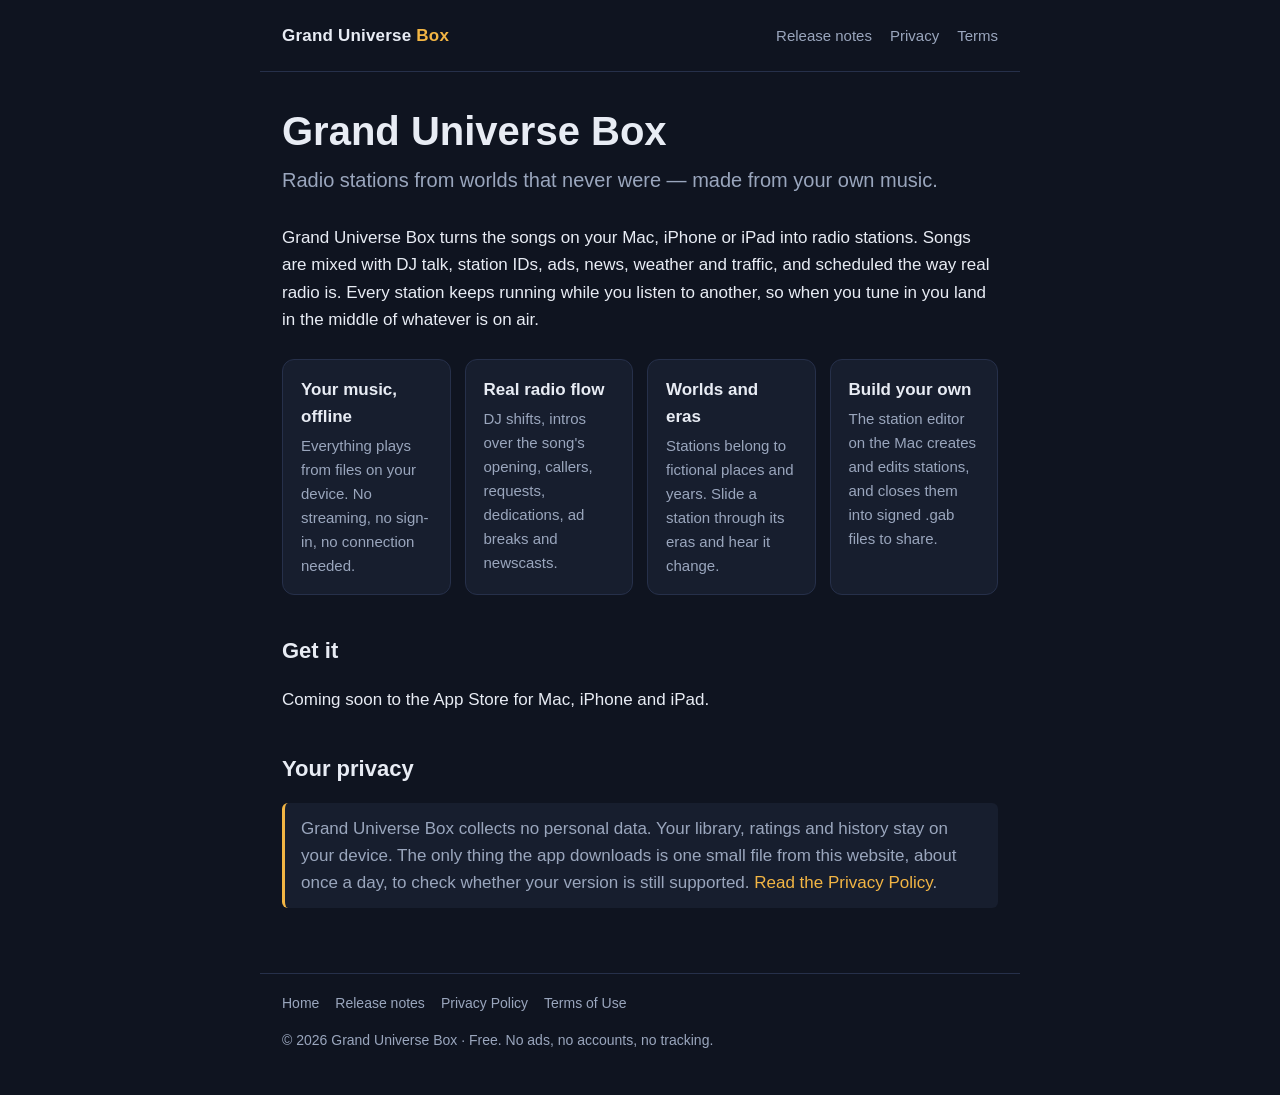
<file: index.html>
<!DOCTYPE html>
<html lang="en">
<head>
<meta charset="utf-8">
<meta name="viewport" content="width=device-width, initial-scale=1">
<title>Grand Universe Box</title>
<meta name="description" content="Grand Universe Box — radio stations made from your own music, for Mac, iPhone and iPad.">
<link rel="stylesheet" href="style.css">
</head>
<body>
<header>
  <a class="brand" href="index.html">Grand Universe <span>Box</span></a>
  <nav><a href="notes/index.html">Release notes</a><a href="privacy.html">Privacy</a><a href="terms.html">Terms</a></nav>
</header>
<main>
<h1>Grand Universe Box</h1>
<p class="tag">Radio stations from worlds that never were — made from your own music.</p>

<p>Grand Universe Box turns the songs on your Mac, iPhone or iPad into radio stations. Songs are mixed with DJ talk, station IDs, ads, news, weather and traffic, and scheduled the way real radio is. Every station keeps running while you listen to another, so when you tune in you land in the middle of whatever is on air.</p>

<div class="cards">
  <div class="card"><b>Your music, offline</b><p>Everything plays from files on your device. No streaming, no sign-in, no connection needed.</p></div>
  <div class="card"><b>Real radio flow</b><p>DJ shifts, intros over the song's opening, callers, requests, dedications, ad breaks and newscasts.</p></div>
  <div class="card"><b>Worlds and eras</b><p>Stations belong to fictional places and years. Slide a station through its eras and hear it change.</p></div>
  <div class="card"><b>Build your own</b><p>The station editor on the Mac creates and edits stations, and closes them into signed .gab files to share.</p></div>
</div>

<h2>Get it</h2>
<p>Coming soon to the App Store for Mac, iPhone and iPad.</p>

<h2>Your privacy</h2>
<p class="note">Grand Universe Box collects no personal data. Your library, ratings and history stay on your device. The only thing the app downloads is one small file from this website, about once a day, to check whether your version is still supported. <a href="privacy.html">Read the Privacy Policy</a>.</p>

</main>
<footer>
  <a href="index.html">Home</a><a href="notes/index.html">Release notes</a><a href="privacy.html">Privacy Policy</a><a href="terms.html">Terms of Use</a>
  <p>© 2026 Grand Universe Box · Free. No ads, no accounts, no tracking.</p>
</footer>
</body>
</html>
</file>
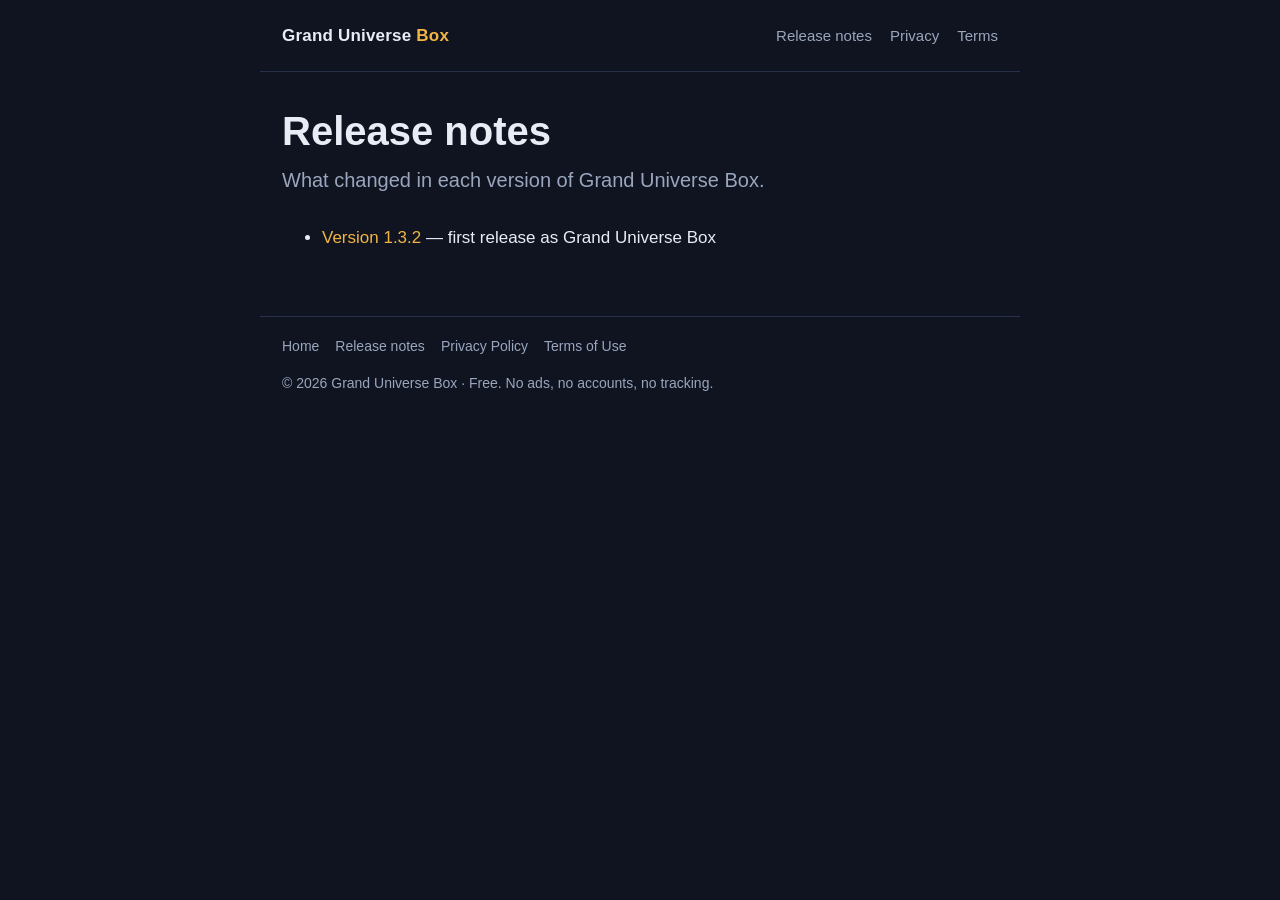
<file: notes/index.html>
<!DOCTYPE html>
<html lang="en">
<head>
<meta charset="utf-8">
<meta name="viewport" content="width=device-width, initial-scale=1">
<title>Release notes — Grand Universe Box</title>
<meta name="description" content="Grand Universe Box — radio stations made from your own music, for Mac, iPhone and iPad.">
<link rel="stylesheet" href="../style.css">
</head>
<body>
<header>
  <a class="brand" href="../index.html">Grand Universe <span>Box</span></a>
  <nav><a href="../notes/index.html">Release notes</a><a href="../privacy.html">Privacy</a><a href="../terms.html">Terms</a></nav>
</header>
<main>
<h1>Release notes</h1>
<p class="tag">What changed in each version of Grand Universe Box.</p>
<ul>
<li><a href="1.3.2.html">Version 1.3.2</a> — first release as Grand Universe Box</li>
</ul>

</main>
<footer>
  <a href="../index.html">Home</a><a href="../notes/index.html">Release notes</a><a href="../privacy.html">Privacy Policy</a><a href="../terms.html">Terms of Use</a>
  <p>© 2026 Grand Universe Box · Free. No ads, no accounts, no tracking.</p>
</footer>
</body>
</html>
</file>
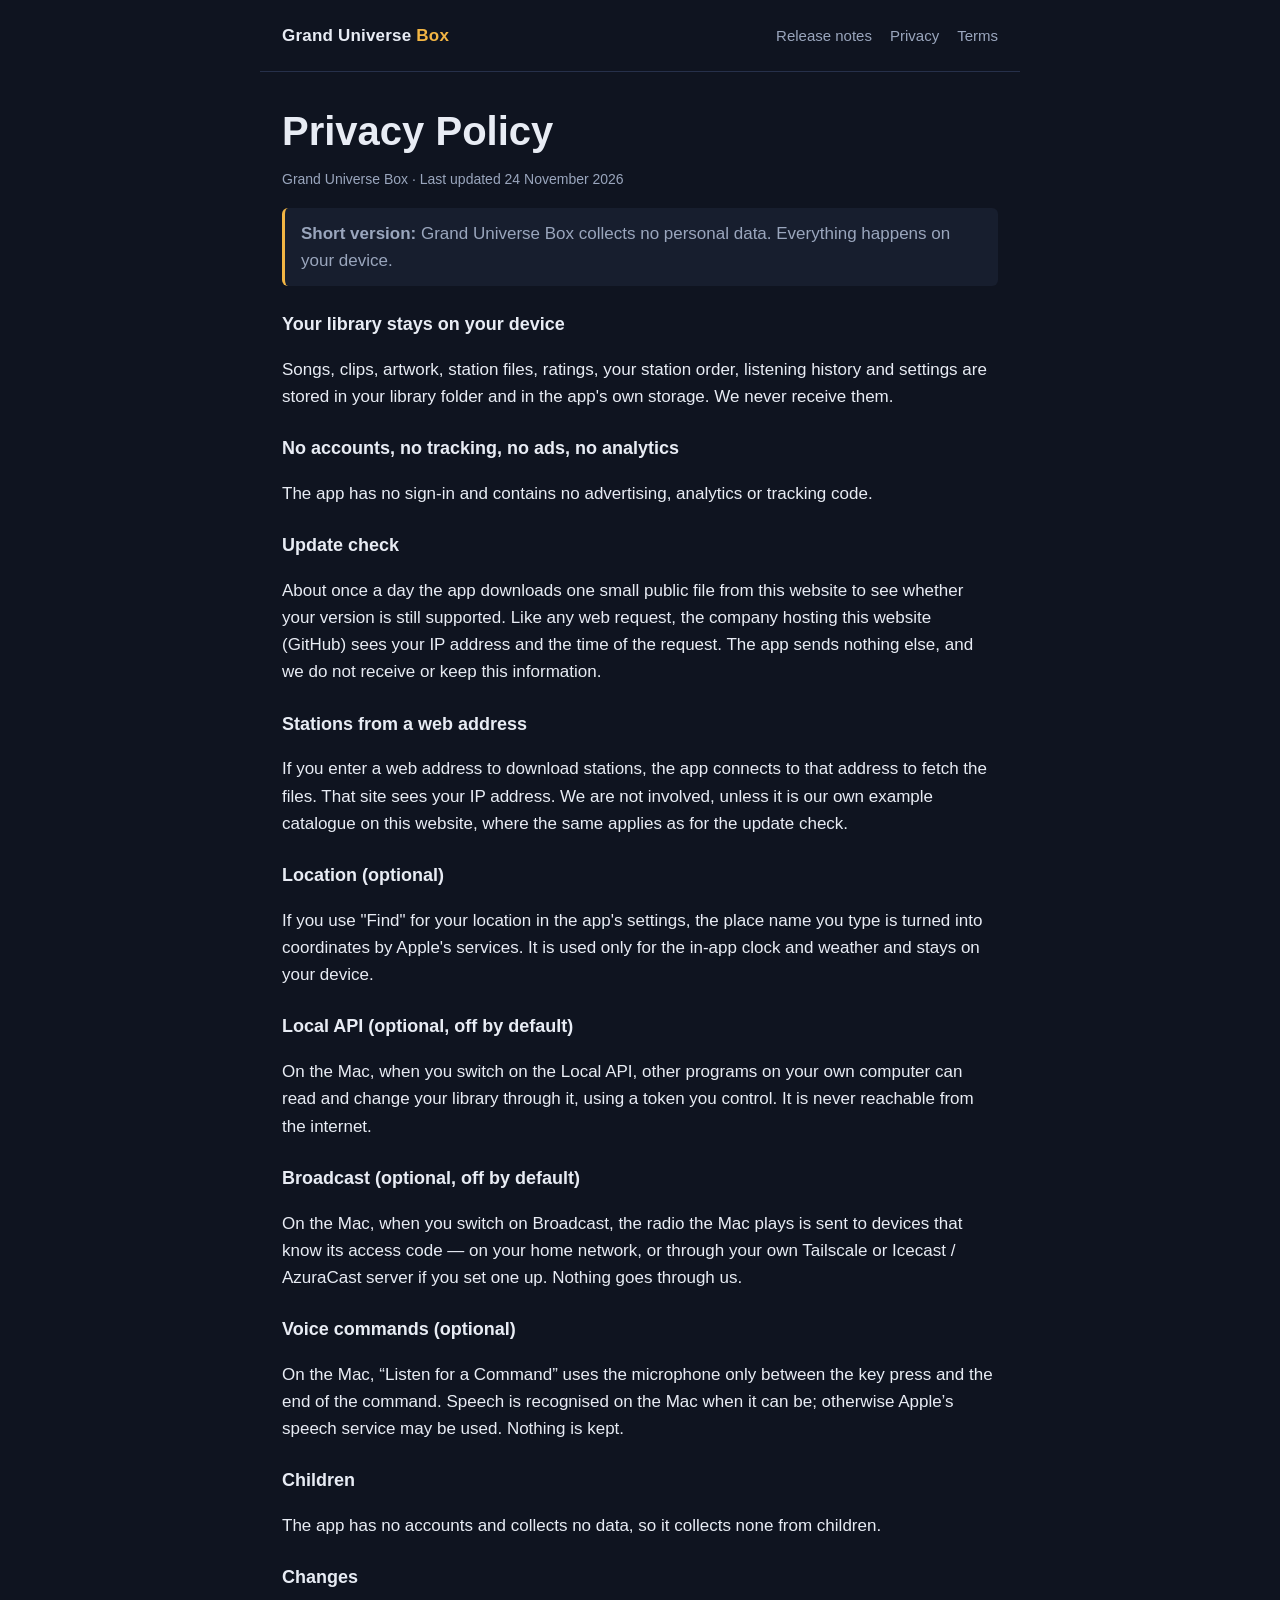
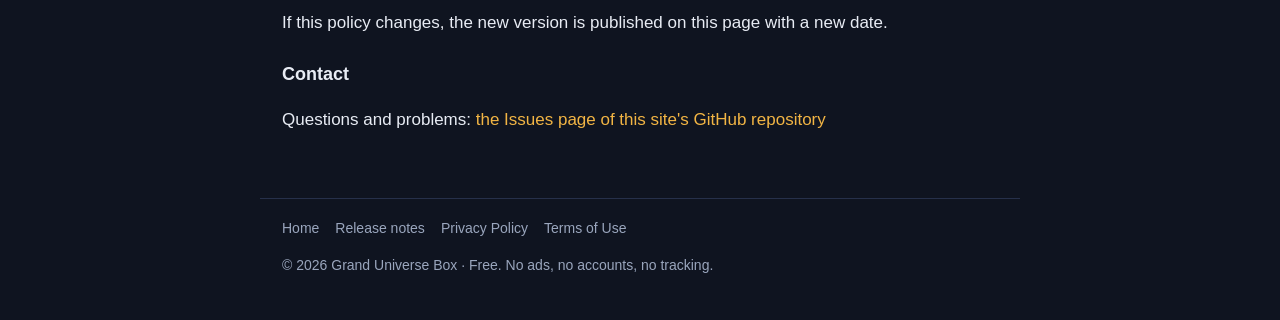
<file: privacy.html>
<!DOCTYPE html>
<html lang="en">
<head>
<meta charset="utf-8">
<meta name="viewport" content="width=device-width, initial-scale=1">
<title>Privacy Policy — Grand Universe Box</title>
<meta name="description" content="Grand Universe Box — radio stations made from your own music, for Mac, iPhone and iPad.">
<link rel="stylesheet" href="style.css">
</head>
<body>
<header>
  <a class="brand" href="index.html">Grand Universe <span>Box</span></a>
  <nav><a href="notes/index.html">Release notes</a><a href="privacy.html">Privacy</a><a href="terms.html">Terms</a></nav>
</header>
<main>
<h1>Privacy Policy</h1>
<p class="meta">Grand Universe Box · Last updated 24 November 2026</p>

<p class="note"><b>Short version:</b> Grand Universe Box collects no personal data. Everything happens on your device.</p>

<h3>Your library stays on your device</h3>
<p>Songs, clips, artwork, station files, ratings, your station order, listening history and settings are stored in your library folder and in the app's own storage. We never receive them.</p>

<h3>No accounts, no tracking, no ads, no analytics</h3>
<p>The app has no sign-in and contains no advertising, analytics or tracking code.</p>

<h3>Update check</h3>
<p>About once a day the app downloads one small public file from this website to see whether your version is still supported. Like any web request, the company hosting this website (GitHub) sees your IP address and the time of the request. The app sends nothing else, and we do not receive or keep this information.</p>

<h3>Stations from a web address</h3>
<p>If you enter a web address to download stations, the app connects to that address to fetch the files. That site sees your IP address. We are not involved, unless it is our own example catalogue on this website, where the same applies as for the update check.</p>

<h3>Location (optional)</h3>
<p>If you use "Find" for your location in the app's settings, the place name you type is turned into coordinates by Apple's services. It is used only for the in-app clock and weather and stays on your device.</p>

<h3>Local API (optional, off by default)</h3>
<p>On the Mac, when you switch on the Local API, other programs on your own computer can read and change your library through it, using a token you control. It is never reachable from the internet.</p>

<h3>Broadcast (optional, off by default)</h3>
<p>On the Mac, when you switch on Broadcast, the radio the Mac plays is sent to devices that know its access code — on your home network, or through your own Tailscale or Icecast / AzuraCast server if you set one up. Nothing goes through us.</p>

<h3>Voice commands (optional)</h3>
<p>On the Mac, “Listen for a Command” uses the microphone only between the key press and the end of the command. Speech is recognised on the Mac when it can be; otherwise Apple’s speech service may be used. Nothing is kept.</p>

<h3>Children</h3>
<p>The app has no accounts and collects no data, so it collects none from children.</p>

<h3>Changes</h3>
<p>If this policy changes, the new version is published on this page with a new date.</p>

<h3>Contact</h3>
<p>Questions and problems: <a class="issues" href="https://github.com/">the Issues page of this site's GitHub repository</a><script>(function(){var u=location.hostname.split(".")[0],p=location.pathname.split("/")[1]||"granduniversebox";if(location.hostname.endsWith("github.io")){document.querySelectorAll("a.issues").forEach(function(a){a.href="https://github.com/"+u+"/"+p+"/issues";});}})();</script></p>

</main>
<footer>
  <a href="index.html">Home</a><a href="notes/index.html">Release notes</a><a href="privacy.html">Privacy Policy</a><a href="terms.html">Terms of Use</a>
  <p>© 2026 Grand Universe Box · Free. No ads, no accounts, no tracking.</p>
</footer>
</body>
</html>
</file>
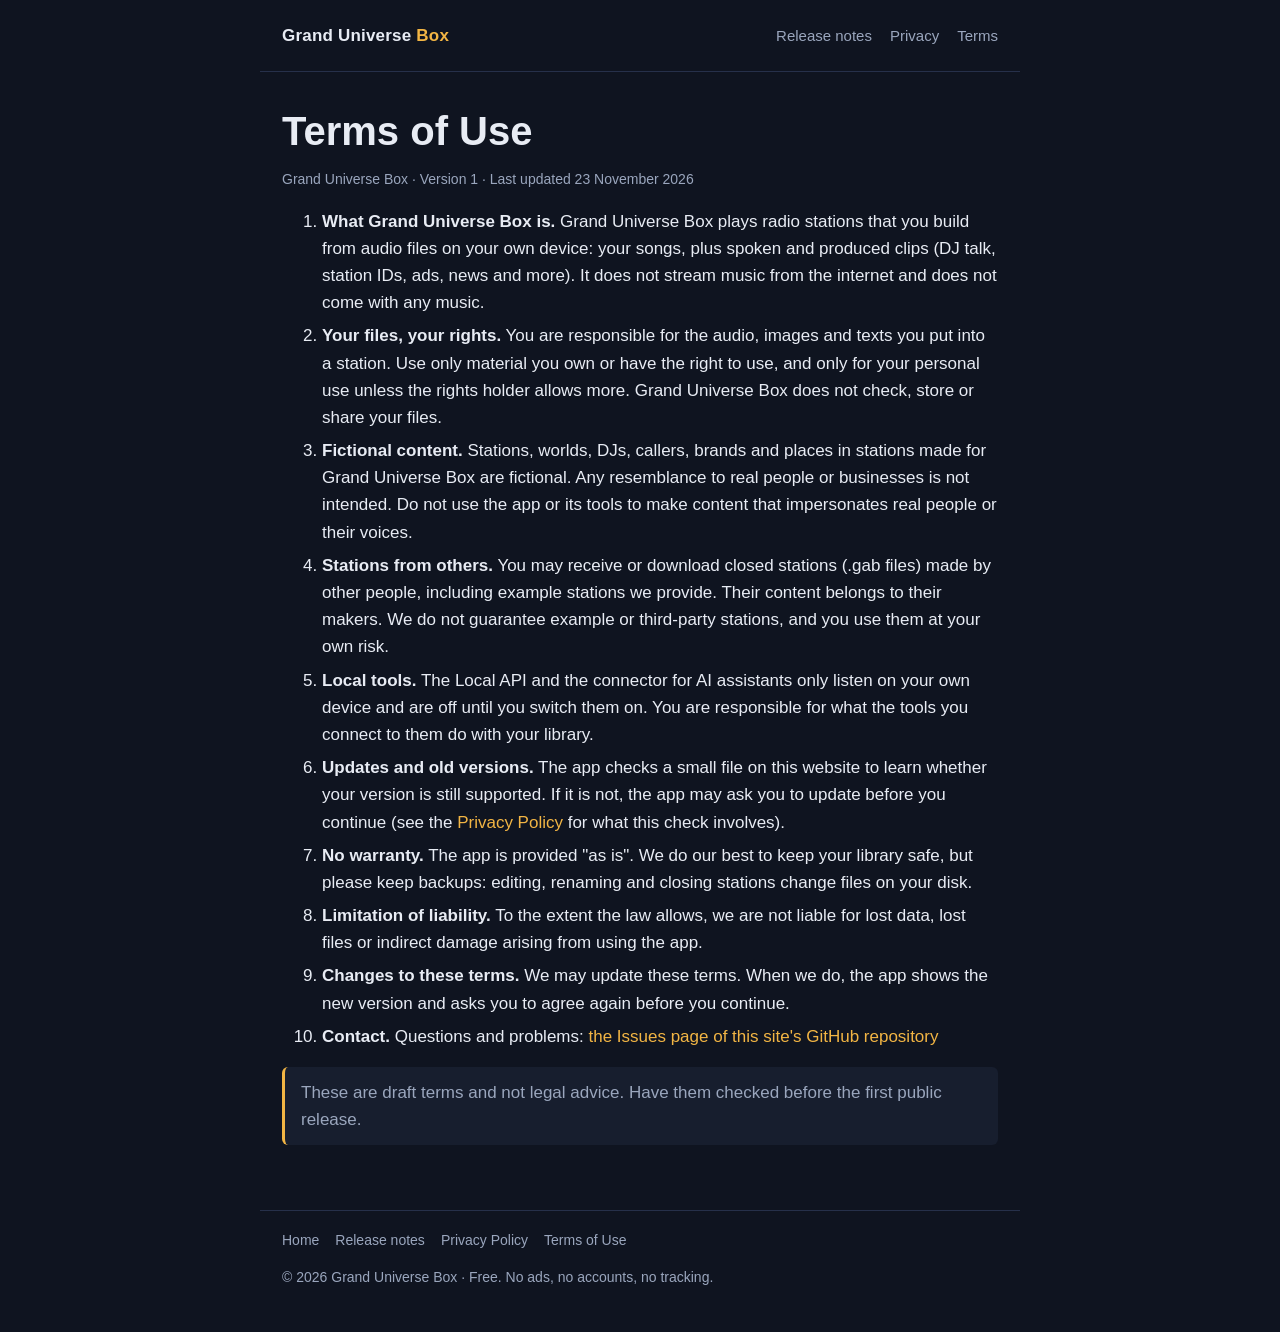
<file: terms.html>
<!DOCTYPE html>
<html lang="en">
<head>
<meta charset="utf-8">
<meta name="viewport" content="width=device-width, initial-scale=1">
<title>Terms of Use — Grand Universe Box</title>
<meta name="description" content="Grand Universe Box — radio stations made from your own music, for Mac, iPhone and iPad.">
<link rel="stylesheet" href="style.css">
</head>
<body>
<header>
  <a class="brand" href="index.html">Grand Universe <span>Box</span></a>
  <nav><a href="notes/index.html">Release notes</a><a href="privacy.html">Privacy</a><a href="terms.html">Terms</a></nav>
</header>
<main>
<h1>Terms of Use</h1>
<p class="meta">Grand Universe Box · Version 1 · Last updated 23 November 2026</p>

<ol>
<li><b>What Grand Universe Box is.</b> Grand Universe Box plays radio stations that you build from audio files on your own device: your songs, plus spoken and produced clips (DJ talk, station IDs, ads, news and more). It does not stream music from the internet and does not come with any music.</li>
<li><b>Your files, your rights.</b> You are responsible for the audio, images and texts you put into a station. Use only material you own or have the right to use, and only for your personal use unless the rights holder allows more. Grand Universe Box does not check, store or share your files.</li>
<li><b>Fictional content.</b> Stations, worlds, DJs, callers, brands and places in stations made for Grand Universe Box are fictional. Any resemblance to real people or businesses is not intended. Do not use the app or its tools to make content that impersonates real people or their voices.</li>
<li><b>Stations from others.</b> You may receive or download closed stations (.gab files) made by other people, including example stations we provide. Their content belongs to their makers. We do not guarantee example or third-party stations, and you use them at your own risk.</li>
<li><b>Local tools.</b> The Local API and the connector for AI assistants only listen on your own device and are off until you switch them on. You are responsible for what the tools you connect to them do with your library.</li>
<li><b>Updates and old versions.</b> The app checks a small file on this website to learn whether your version is still supported. If it is not, the app may ask you to update before you continue (see the <a href="privacy.html">Privacy Policy</a> for what this check involves).</li>
<li><b>No warranty.</b> The app is provided "as is". We do our best to keep your library safe, but please keep backups: editing, renaming and closing stations change files on your disk.</li>
<li><b>Limitation of liability.</b> To the extent the law allows, we are not liable for lost data, lost files or indirect damage arising from using the app.</li>
<li><b>Changes to these terms.</b> We may update these terms. When we do, the app shows the new version and asks you to agree again before you continue.</li>
<li><b>Contact.</b> Questions and problems: <a class="issues" href="https://github.com/">the Issues page of this site's GitHub repository</a><script>(function(){var u=location.hostname.split(".")[0],p=location.pathname.split("/")[1]||"granduniversebox";if(location.hostname.endsWith("github.io")){document.querySelectorAll("a.issues").forEach(function(a){a.href="https://github.com/"+u+"/"+p+"/issues";});}})();</script></li>
</ol>

<p class="note">These are draft terms and not legal advice. Have them checked before the first public release.</p>

</main>
<footer>
  <a href="index.html">Home</a><a href="notes/index.html">Release notes</a><a href="privacy.html">Privacy Policy</a><a href="terms.html">Terms of Use</a>
  <p>© 2026 Grand Universe Box · Free. No ads, no accounts, no tracking.</p>
</footer>
</body>
</html>
</file>
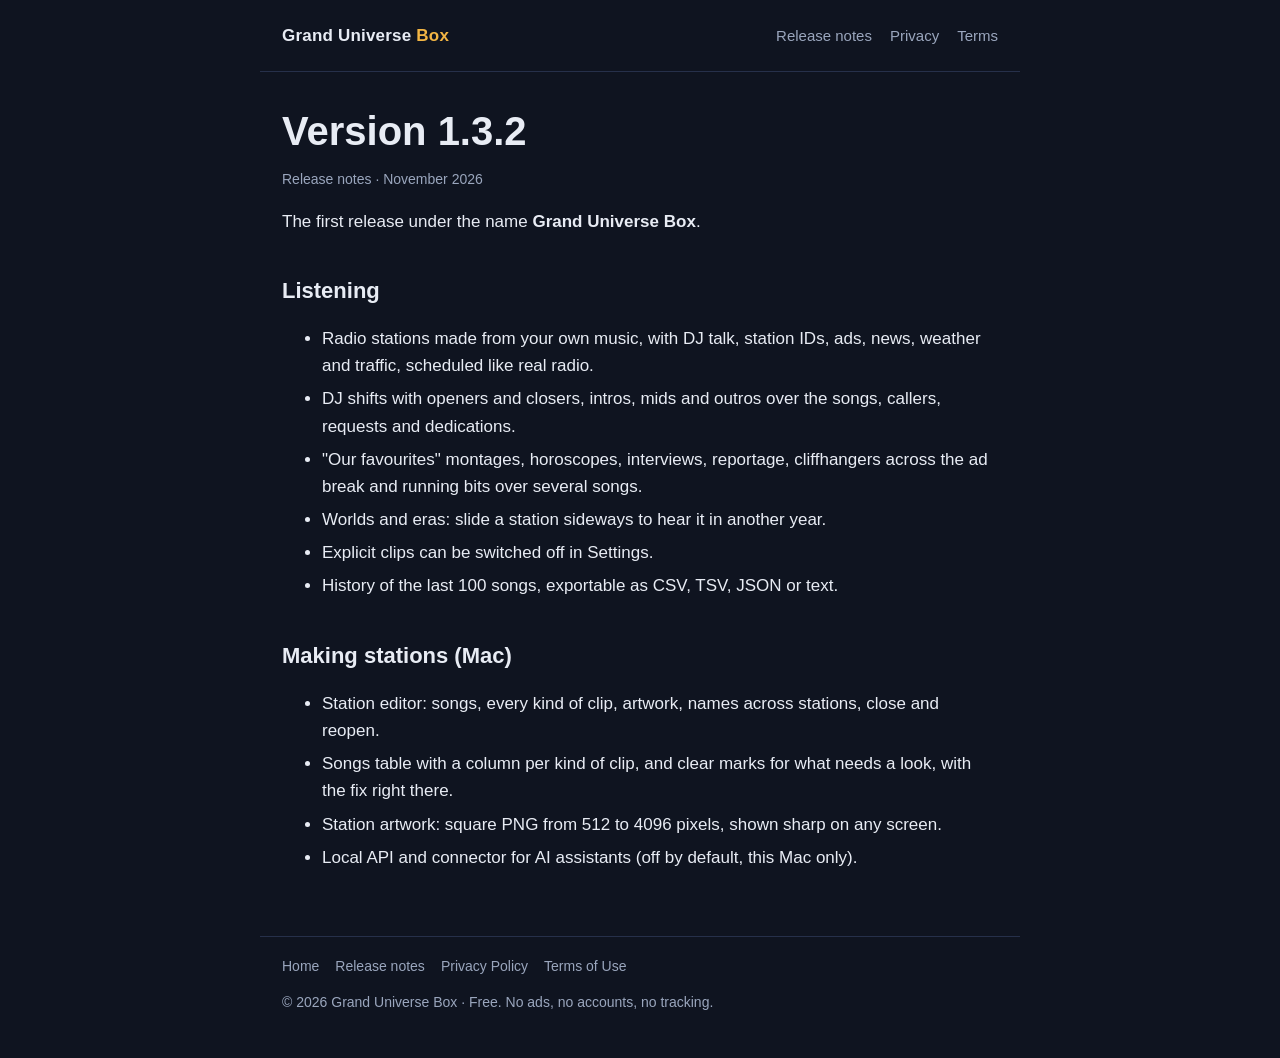
<file: notes/1.3.2.html>
<!DOCTYPE html>
<html lang="en">
<head>
<meta charset="utf-8">
<meta name="viewport" content="width=device-width, initial-scale=1">
<title>Version 1.3.2 — Grand Universe Box</title>
<meta name="description" content="Grand Universe Box — radio stations made from your own music, for Mac, iPhone and iPad.">
<link rel="stylesheet" href="../style.css">
</head>
<body>
<header>
  <a class="brand" href="../index.html">Grand Universe <span>Box</span></a>
  <nav><a href="../notes/index.html">Release notes</a><a href="../privacy.html">Privacy</a><a href="../terms.html">Terms</a></nav>
</header>
<main>
<h1>Version 1.3.2</h1>
<p class="meta">Release notes · November 2026</p>

<p>The first release under the name <b>Grand Universe Box</b>.</p>

<h2>Listening</h2>
<ul>
<li>Radio stations made from your own music, with DJ talk, station IDs, ads, news, weather and traffic, scheduled like real radio.</li>
<li>DJ shifts with openers and closers, intros, mids and outros over the songs, callers, requests and dedications.</li>
<li>"Our favourites" montages, horoscopes, interviews, reportage, cliffhangers across the ad break and running bits over several songs.</li>
<li>Worlds and eras: slide a station sideways to hear it in another year.</li>
<li>Explicit clips can be switched off in Settings.</li>
<li>History of the last 100 songs, exportable as CSV, TSV, JSON or text.</li>
</ul>

<h2>Making stations (Mac)</h2>
<ul>
<li>Station editor: songs, every kind of clip, artwork, names across stations, close and reopen.</li>
<li>Songs table with a column per kind of clip, and clear marks for what needs a look, with the fix right there.</li>
<li>Station artwork: square PNG from 512 to 4096 pixels, shown sharp on any screen.</li>
<li>Local API and connector for AI assistants (off by default, this Mac only).</li>
</ul>

</main>
<footer>
  <a href="../index.html">Home</a><a href="../notes/index.html">Release notes</a><a href="../privacy.html">Privacy Policy</a><a href="../terms.html">Terms of Use</a>
  <p>© 2026 Grand Universe Box · Free. No ads, no accounts, no tracking.</p>
</footer>
</body>
</html>
</file>
<file: style.css>
:root{--bg:#0f1420;--panel:#171e2e;--text:#e8ecf4;--muted:#9aa6bd;--accent:#f2b544;--line:#26304a}
*{box-sizing:border-box}
html{-webkit-text-size-adjust:100%}
body{margin:0;background:var(--bg);color:var(--text);font:17px/1.6 -apple-system,BlinkMacSystemFont,"Segoe UI",Roboto,Helvetica,Arial,sans-serif}
a{color:var(--accent);text-decoration:none}a:hover{text-decoration:underline}
header,main,footer{max-width:760px;margin:0 auto;padding:0 22px}
header{display:flex;align-items:center;justify-content:space-between;padding-top:22px;padding-bottom:22px;border-bottom:1px solid var(--line)}
.brand{font-weight:700;color:var(--text);letter-spacing:.2px}
.brand span{color:var(--accent)}
nav a{color:var(--muted);margin-left:18px;font-size:15px;white-space:nowrap}nav a:hover{color:var(--text)}
main{padding-top:36px;padding-bottom:48px}
h1{font-size:40px;line-height:1.15;margin:0 0 10px}
h2{font-size:22px;margin:38px 0 8px}
h3{font-size:18px;margin:24px 0 4px}
.tag{color:var(--muted);font-size:20px;margin:0 0 28px}
.cards{display:grid;grid-template-columns:repeat(auto-fit,minmax(160px,1fr));gap:14px;margin:26px 0}
.card{background:var(--panel);border:1px solid var(--line);border-radius:12px;padding:16px 18px}
.card b{display:block;margin-bottom:4px}
.card p{margin:0;color:var(--muted);font-size:15px}
.note{background:var(--panel);border-left:3px solid var(--accent);border-radius:6px;padding:12px 16px;color:var(--muted)}
.meta{color:var(--muted);font-size:14px}
ol li,ul li{margin:6px 0}
footer{border-top:1px solid var(--line);padding-top:18px;padding-bottom:30px;color:var(--muted);font-size:14px}
footer a{color:var(--muted);margin-right:16px}
@media (max-width:520px){h1{font-size:31px}header{flex-direction:column;align-items:flex-start;gap:6px}nav a{margin-left:0;margin-right:16px}.cards{grid-template-columns:1fr 1fr}}
</file>
